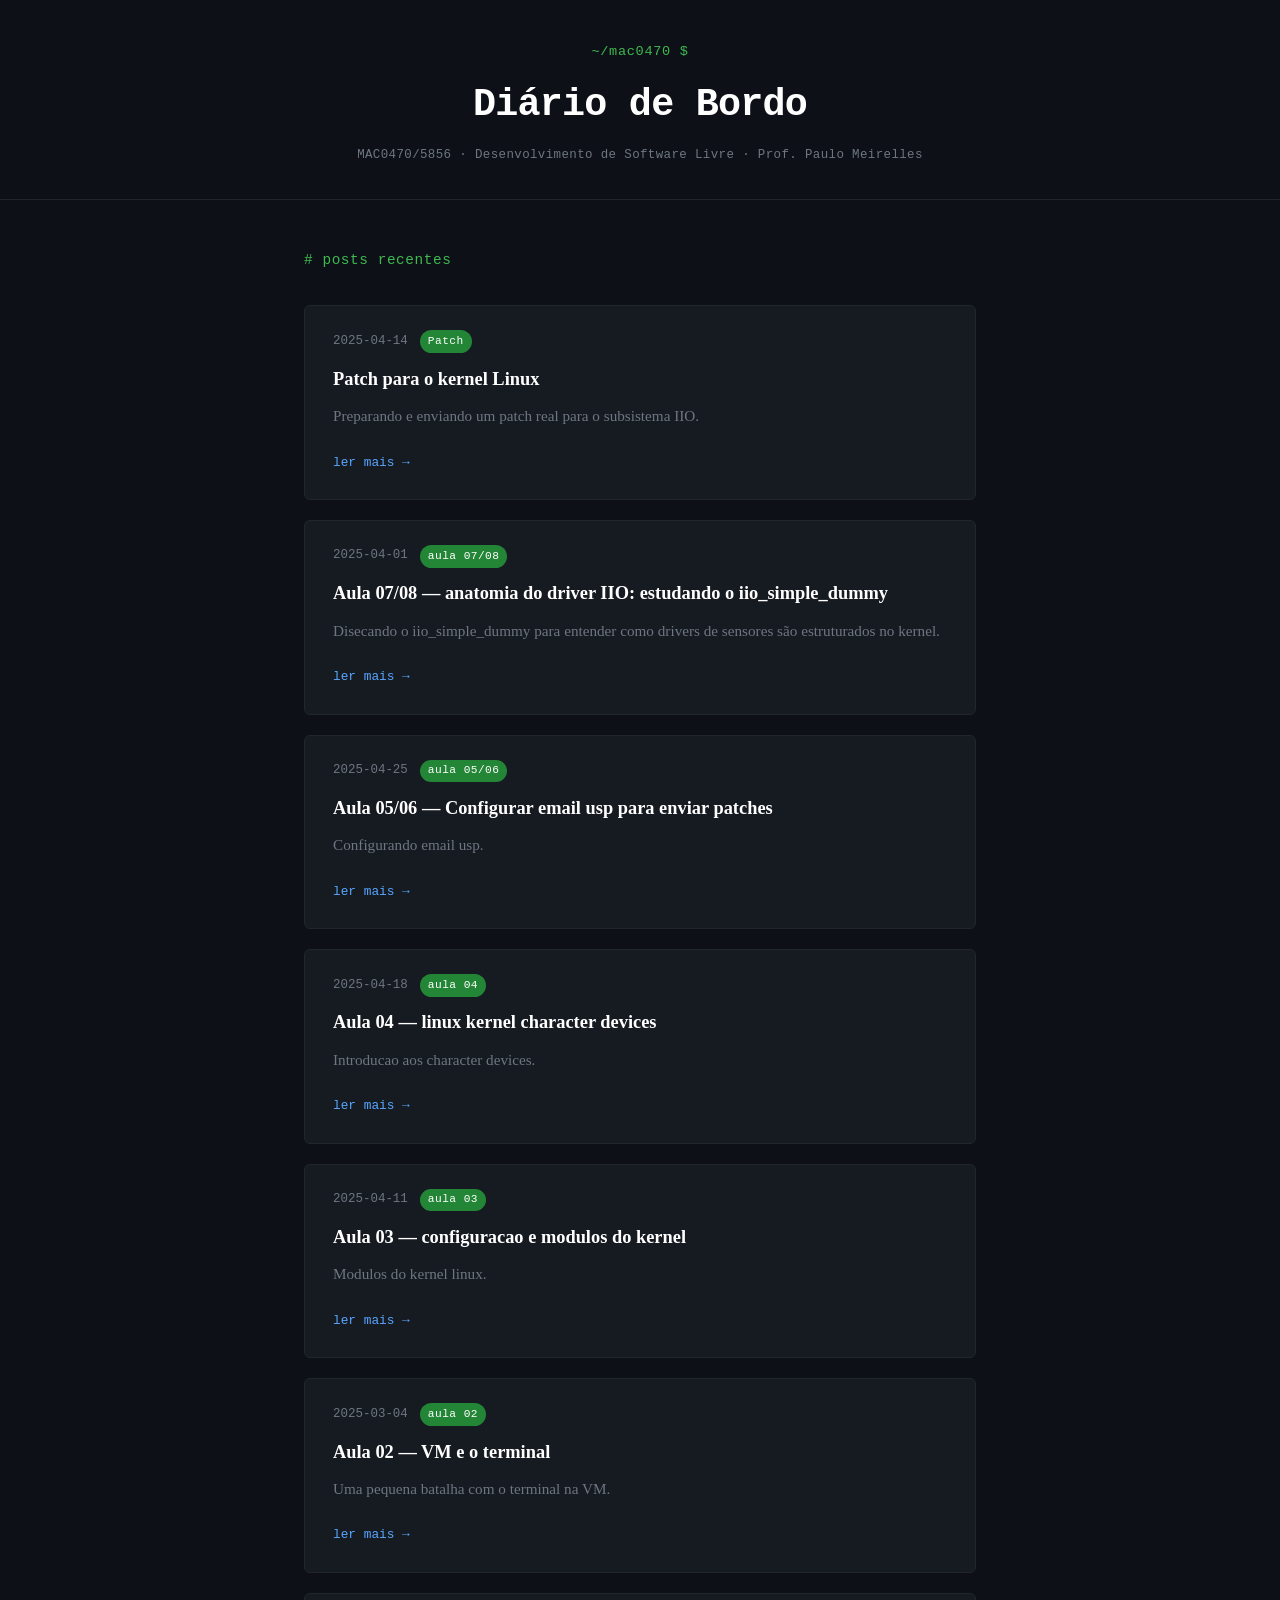
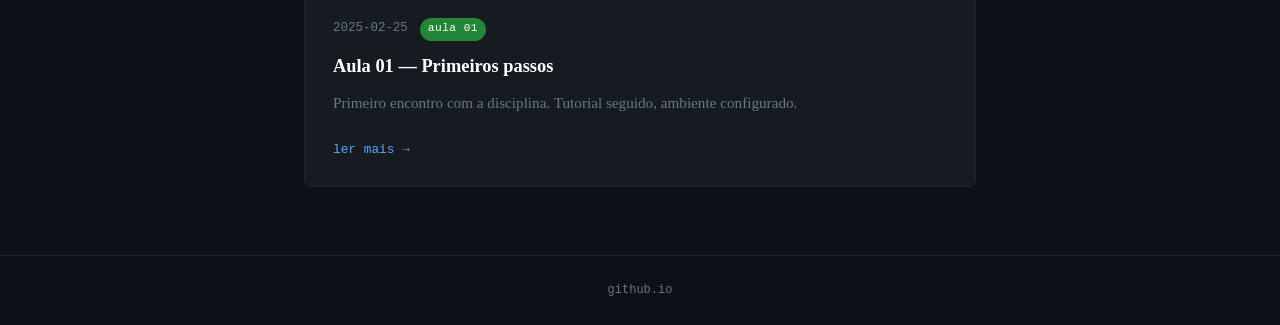
<file: index.html>
<!DOCTYPE html>
<html lang="pt-BR">
<head>
  <meta charset="UTF-8" />
  <meta name="viewport" content="width=device-width, initial-scale=1.0"/>
  <title>Blog — MAC0470/5856</title>
  <link rel="stylesheet" href="style.css" />
</head>
<body>
  <header>
    <div class="header-inner">
      <span class="prompt">~/mac0470 $</span>
      <h1>Diário de Bordo</h1>
      <p class="subtitle">MAC0470/5856 · Desenvolvimento de Software Livre · Prof. Paulo Meirelles</p>
    </div>
  </header>
  <main>
    <section class="posts">
      <h2 class="section-title"># posts recentes</h2>

      <article class="post-card">
        <div class="post-meta">
          <span class="date">2025-04-14</span>
          <span class="tag">Patch</span>
        </div>
        <h3><a href="posts/patch-kernel.html">Patch para o kernel Linux</a></h3>
        <p class="excerpt">Preparando e enviando um patch real para o subsistema IIO.</p>
        <a href="posts/patch-kernel.html" class="read-more">ler mais →</a>
      </article>

      <article class="post-card">
        <div class="post-meta">
          <span class="date">2025-04-01</span>
          <span class="tag">aula 07/08</span>
        </div>
        <h3><a href="posts/aula07-08.html">Aula 07/08 — anatomia do driver IIO: estudando o iio_simple_dummy</a></h3>
        <p class="excerpt">Disecando o iio_simple_dummy para entender como drivers de sensores são estruturados no kernel.</p>
        <a href="posts/aula-07-08.html" class="read-more">ler mais →</a>
      </article>

      <article class="post-card">
        <div class="post-meta">
          <span class="date">2025-04-25</span>
          <span class="tag">aula 05/06</span>
        </div>
        <h3><a href="posts/aula-05-06.html">Aula 05/06 — Configurar email usp para enviar patches</a></h3>
        <p class="excerpt">Configurando email usp.</p>
        <a href="posts/aula-05-06.html" class="read-more">ler mais →</a>
      </article>

      <article class="post-card">
        <div class="post-meta">
          <span class="date">2025-04-18</span>
          <span class="tag">aula 04</span>
        </div>
        <h3><a href="posts/aula-04.html">Aula 04 — linux kernel character devices</a></h3>
        <p class="excerpt">Introducao aos character devices.</p>
        <a href="posts/aula-04.html" class="read-more">ler mais →</a>
      </article>

      <article class="post-card">
        <div class="post-meta">
          <span class="date">2025-04-11</span>
          <span class="tag">aula 03</span>
        </div>
        <h3><a href="posts/aula-03.html">Aula 03 — configuracao e modulos do kernel</a></h3>
        <p class="excerpt">Modulos do kernel linux.</p>
        <a href="posts/aula-03.html" class="read-more">ler mais →</a>
      </article>

      <article class="post-card">
        <div class="post-meta">
          <span class="date">2025-03-04</span>
          <span class="tag">aula 02</span>
        </div>
        <h3><a href="posts/aula-02.html">Aula 02 — VM e o terminal</a></h3>
        <p class="excerpt">Uma pequena batalha com o terminal na VM.</p>
        <a href="posts/aula-02.html" class="read-more">ler mais →</a>
      </article>

      <article class="post-card">
        <div class="post-meta">
          <span class="date">2025-02-25</span>
          <span class="tag">aula 01</span>
        </div>
        <h3><a href="posts/aula-01.html">Aula 01 — Primeiros passos</a></h3>
        <p class="excerpt">Primeiro encontro com a disciplina. Tutorial seguido, ambiente configurado.</p>
        <a href="posts/aula-01.html" class="read-more">ler mais →</a>
      </article>

    </section>
  </main>
  <footer>
    <p><a href="https://github.com" target="_blank">github.io</a></p>
  </footer>
</body>
</html>
</file>
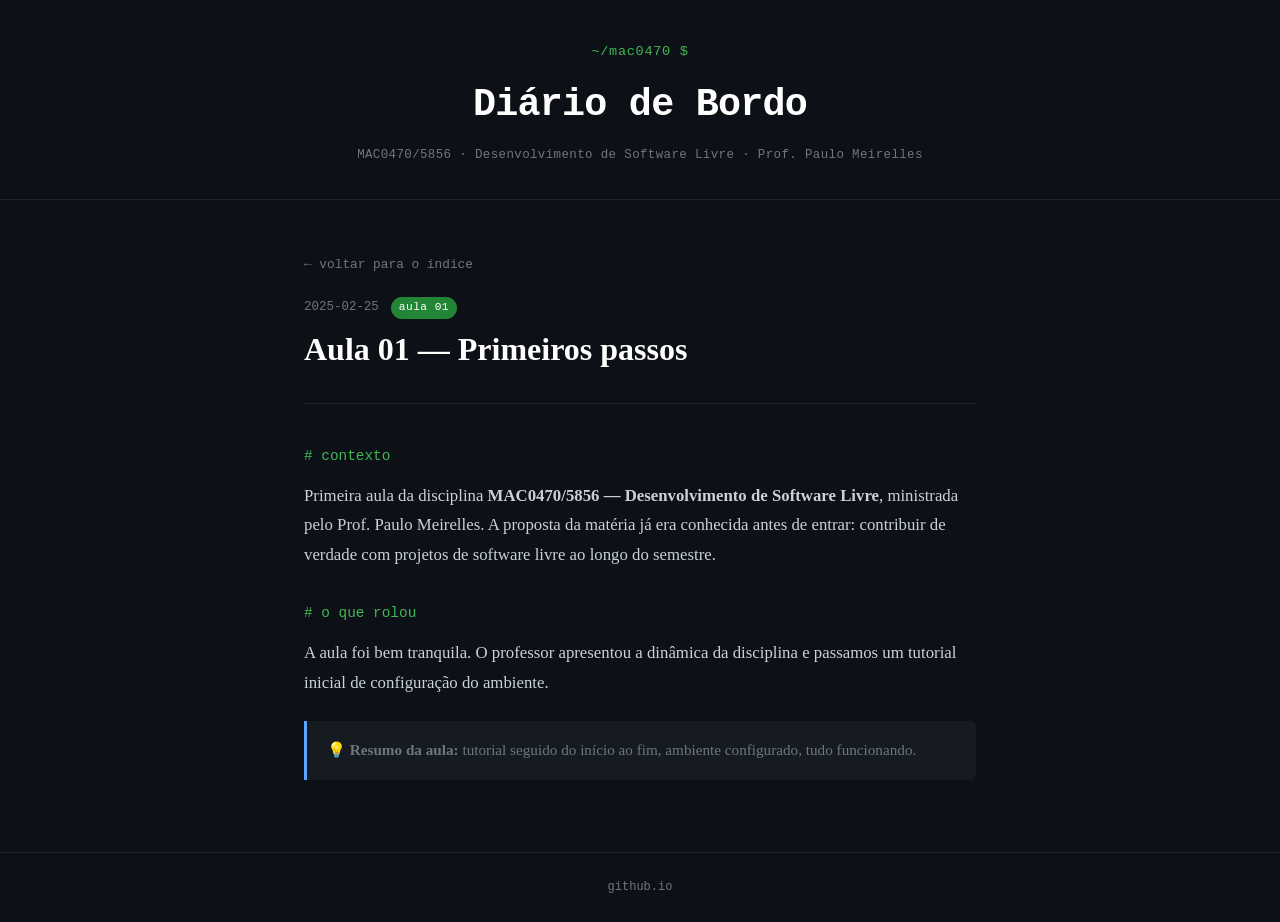
<file: posts/aula-01.html>
<!DOCTYPE html>
<html lang="pt-BR">
<head>
  <meta charset="UTF-8" />
  <meta name="viewport" content="width=device-width, initial-scale=1.0"/>
  <title>Aula 01 — MAC0470/5856</title>
  <link rel="stylesheet" href="../style.css" />
</head>
<body>
  <header>
    <div class="header-inner">
      <span class="prompt">~/mac0470 $</span>
      <h1>Diário de Bordo</h1>
      <p class="subtitle">MAC0470/5856 · Desenvolvimento de Software Livre · Prof. Paulo Meirelles</p>
    </div>
  </header>

  <main>
    <article>
      <div class="post-header">
        <a href="../index.html" class="back-link">← voltar para o índice</a>
        <div class="post-meta">
          <span class="date">2025-02-25</span>
          <span class="tag">aula 01</span>
        </div>
        <h1>Aula 01 — Primeiros passos</h1>
      </div>

      <div class="post-content">

        <h2># contexto</h2>
        <p>
          Primeira aula da disciplina <strong>MAC0470/5856 — Desenvolvimento de Software Livre</strong>,
          ministrada pelo Prof. Paulo Meirelles. A proposta da matéria já era conhecida antes de entrar:
          contribuir de verdade com projetos de software livre ao longo do semestre.
                 </p>

        <h2># o que rolou</h2>
        <p>
          A aula foi bem tranquila. O professor apresentou a dinâmica da disciplina e passamos um tutorial
          inicial de configuração do ambiente.        </p>

        <div class="callout">
          💡 <strong>Resumo da aula:</strong> tutorial seguido do início ao fim, ambiente configurado,
          tudo funcionando.
        </div>

      </div>
    </article>
  </main>

  <footer>
    <p><a href="https://github.com" target="_blank">github.io</a></p>
  </footer>
</body>
</html>
</file>
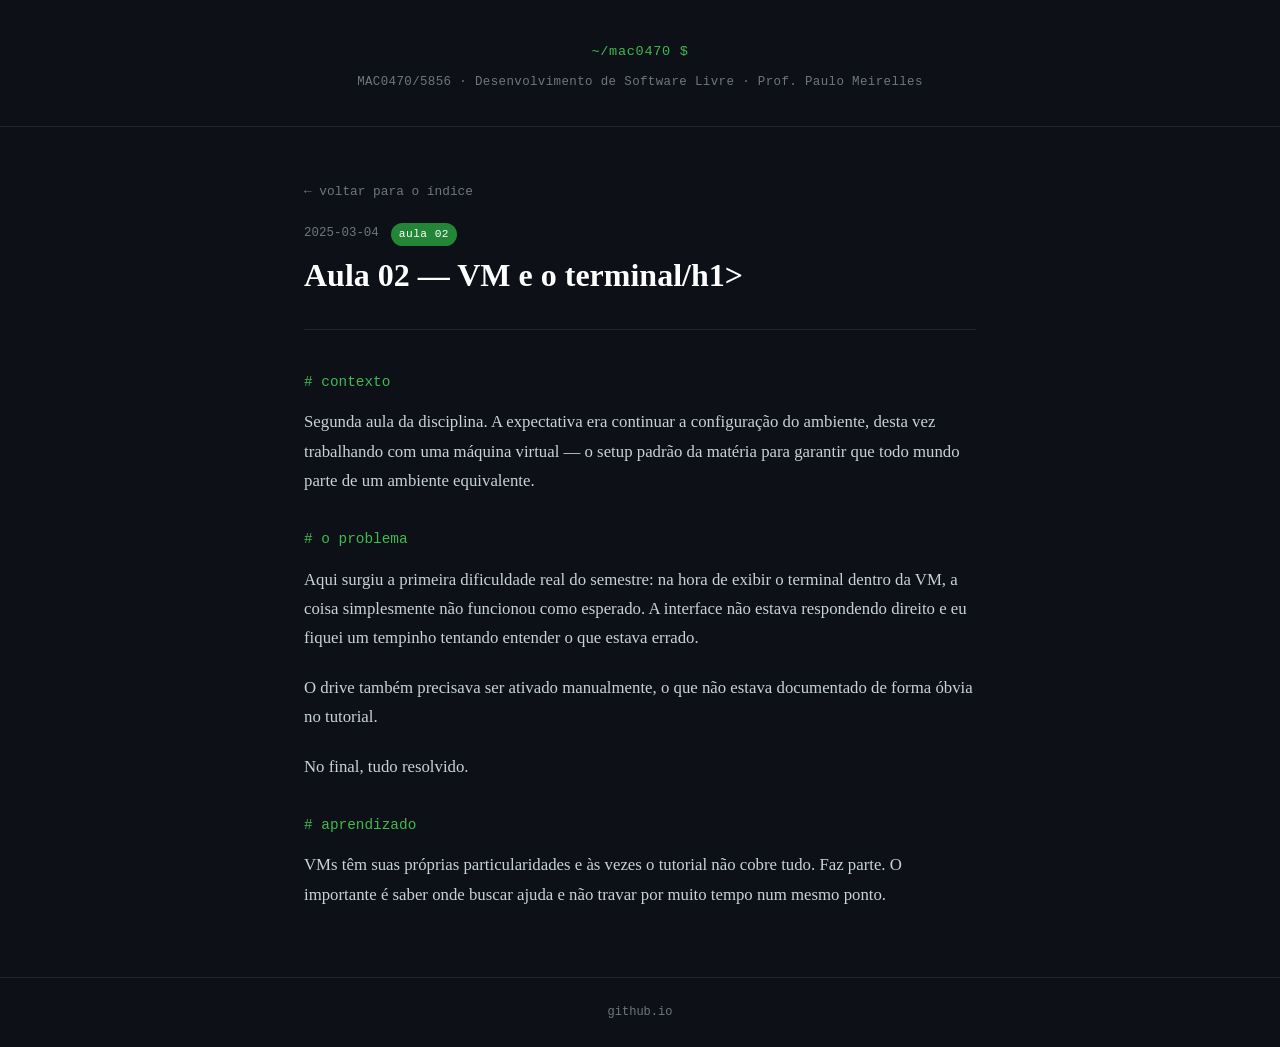
<file: posts/aula-02.html>
<!DOCTYPE html>
<html lang="pt-BR">
<head>
  <meta charset="UTF-8" />
  <meta name="viewport" content="width=device-width, initial-scale=1.0"/>
  <title>Aula 02 — MAC0470/5856</title>
  <link rel="stylesheet" href="../style.css" />
</head>
<body>
  <header>
    <div class="header-inner">
      <span class="prompt">~/mac0470 $</span>
   
      <p class="subtitle">MAC0470/5856 · Desenvolvimento de Software Livre · Prof. Paulo Meirelles</p>
    </div>
  </header>

  <main>
    <article>
      <div class="post-header">
        <a href="../index.html" class="back-link">← voltar para o índice</a>
        <div class="post-meta">
          <span class="date">2025-03-04</span>
          <span class="tag">aula 02</span>
        </div>
        <h1>Aula 02 — VM e o terminal/h1>
      </div>

      <div class="post-content">

        <h2># contexto</h2>
        <p>
          Segunda aula da disciplina. A expectativa era continuar a configuração do ambiente, desta vez
          trabalhando com uma máquina virtual — o setup padrão da matéria para garantir que todo mundo
          parte de um ambiente equivalente.
        </p>

        <h2># o problema</h2>
        <p>
          Aqui surgiu a primeira dificuldade real do semestre: na hora de exibir o terminal dentro da VM,
          a coisa simplesmente não funcionou como esperado. A interface não estava respondendo direito
          e eu fiquei um tempinho tentando entender o que estava errado.
        </p>
        <p>
          O drive também precisava ser ativado manualmente, o que não estava documentado de forma óbvia
          no tutorial.        </p>

             <p>
          No final, tudo resolvido.</em>
        </p>

        <h2># aprendizado</h2>
        <p>
          VMs têm suas próprias particularidades e às vezes o tutorial não cobre tudo. Faz parte.
          O importante é saber onde buscar ajuda e não travar por muito tempo num mesmo ponto.
        </p>

      </div>
    </article>
  </main>

  <footer>
    <p><a href="https://github.com" target="_blank">github.io</a></p>
  </footer>
</body>
</html>
</file>
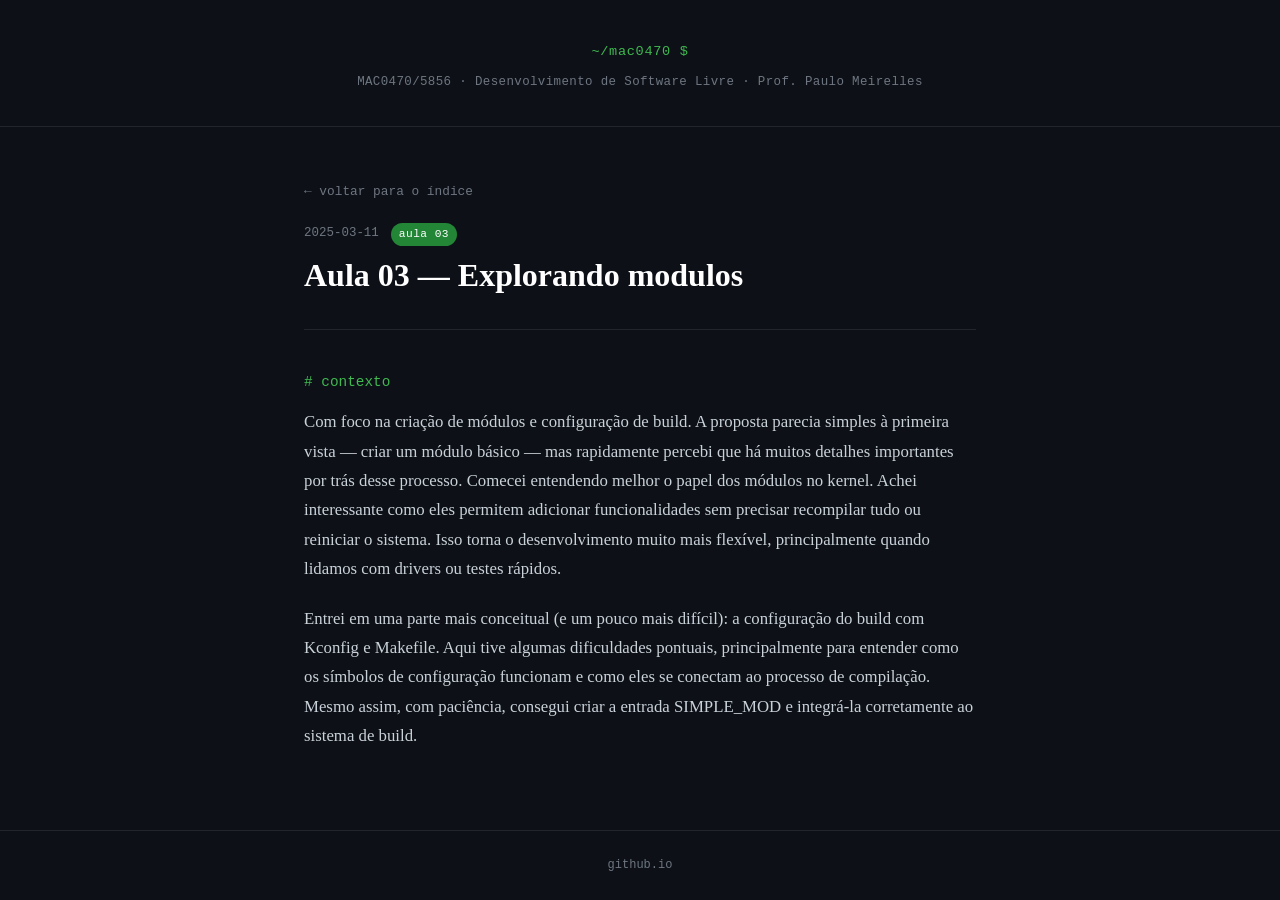
<file: posts/aula-03.html>
<!DOCTYPE html>
<html lang="pt-BR">
<head>
  <meta charset="UTF-8" />
  <meta name="viewport" content="width=device-width, initial-scale=1.0"/>
  <title>Aula 03 — MAC0470/5856</title>
  <link rel="stylesheet" href="../style.css" />
</head>
<body>
  <header>
    <div class="header-inner">
      <span class="prompt">~/mac0470 $</span>
   
      <p class="subtitle">MAC0470/5856 · Desenvolvimento de Software Livre · Prof. Paulo Meirelles</p>
    </div>
  </header>

  <main>
    <article>
      <div class="post-header">
        <a href="../index.html" class="back-link">← voltar para o índice</a>
        <div class="post-meta">
          <span class="date">2025-03-11</span>
          <span class="tag">aula 03</span>
        </div>
        <h1>Aula 03 — Explorando modulos</h1>
      </div>

      <div class="post-content">

        <h2># contexto</h2>
        <p>
            Com foco na criação de módulos e configuração de build. A proposta parecia simples à primeira vista 
            — criar um módulo básico — mas rapidamente percebi que há muitos detalhes importantes por trás desse processo.
            Comecei entendendo melhor o papel dos módulos no kernel. Achei interessante como eles permitem 
            adicionar funcionalidades sem precisar recompilar tudo ou reiniciar o sistema.
             Isso torna o desenvolvimento muito mais flexível, principalmente quando lidamos com drivers ou testes rápidos.
        </p>
        <p>
            Entrei em uma parte mais conceitual (e um pouco mais difícil): a configuração do build com Kconfig e Makefile. 
            Aqui tive algumas dificuldades pontuais, principalmente para entender como os símbolos de configuração funcionam 
            e como eles se conectam ao processo de compilação. 
            Mesmo assim, com paciência, consegui criar a entrada SIMPLE_MOD e integrá-la corretamente ao sistema de build.
        </p>

      </div>
    </article>
  </main>

  <footer>
    <p><a href="https://github.com" target="_blank">github.io</a></p>
  </footer>
</body>
</html>
</file>
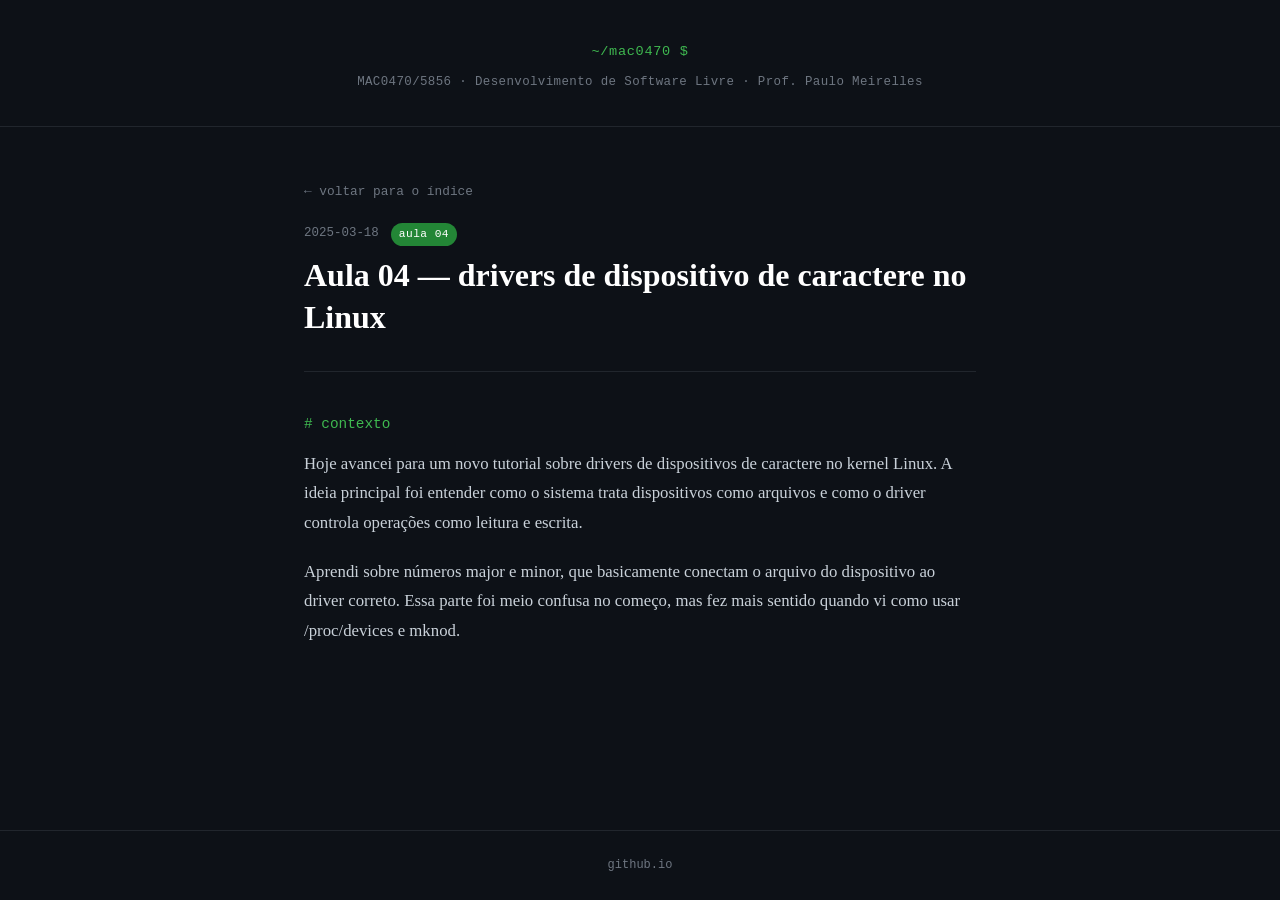
<file: posts/aula-04.html>
<!DOCTYPE html>
<html lang="pt-BR">
<head>
  <meta charset="UTF-8" />
  <meta name="viewport" content="width=device-width, initial-scale=1.0"/>
  <title>Aula 04 — MAC0470/5856</title>
  <link rel="stylesheet" href="../style.css" />
</head>
<body>
  <header>
    <div class="header-inner">
      <span class="prompt">~/mac0470 $</span>
   
      <p class="subtitle">MAC0470/5856 · Desenvolvimento de Software Livre · Prof. Paulo Meirelles</p>
    </div>
  </header>

  <main>
    <article>
      <div class="post-header">
        <a href="../index.html" class="back-link">← voltar para o índice</a>
        <div class="post-meta">
          <span class="date">2025-03-18</span>
          <span class="tag">aula 04</span>
        </div>
        <h1>Aula 04 — drivers de dispositivo de caractere no Linux</h1>
      </div>

      <div class="post-content">

        <h2># contexto</h2>
        <p>
            Hoje avancei para um novo tutorial sobre drivers de dispositivos de caractere no kernel Linux. A ideia principal foi entender como o sistema trata dispositivos como arquivos e como o driver controla operações como leitura e escrita.
        </p>
        <p>
            Aprendi sobre números major e minor, que basicamente conectam o arquivo do dispositivo ao driver correto. Essa parte foi meio confusa no começo, mas fez mais sentido quando vi como usar /proc/devices e mknod.
        </p>
      </div>
    </article>
  </main>

  <footer>
    <p><a href="https://github.com" target="_blank">github.io</a></p>
  </footer>
</body>
</html>
</file>
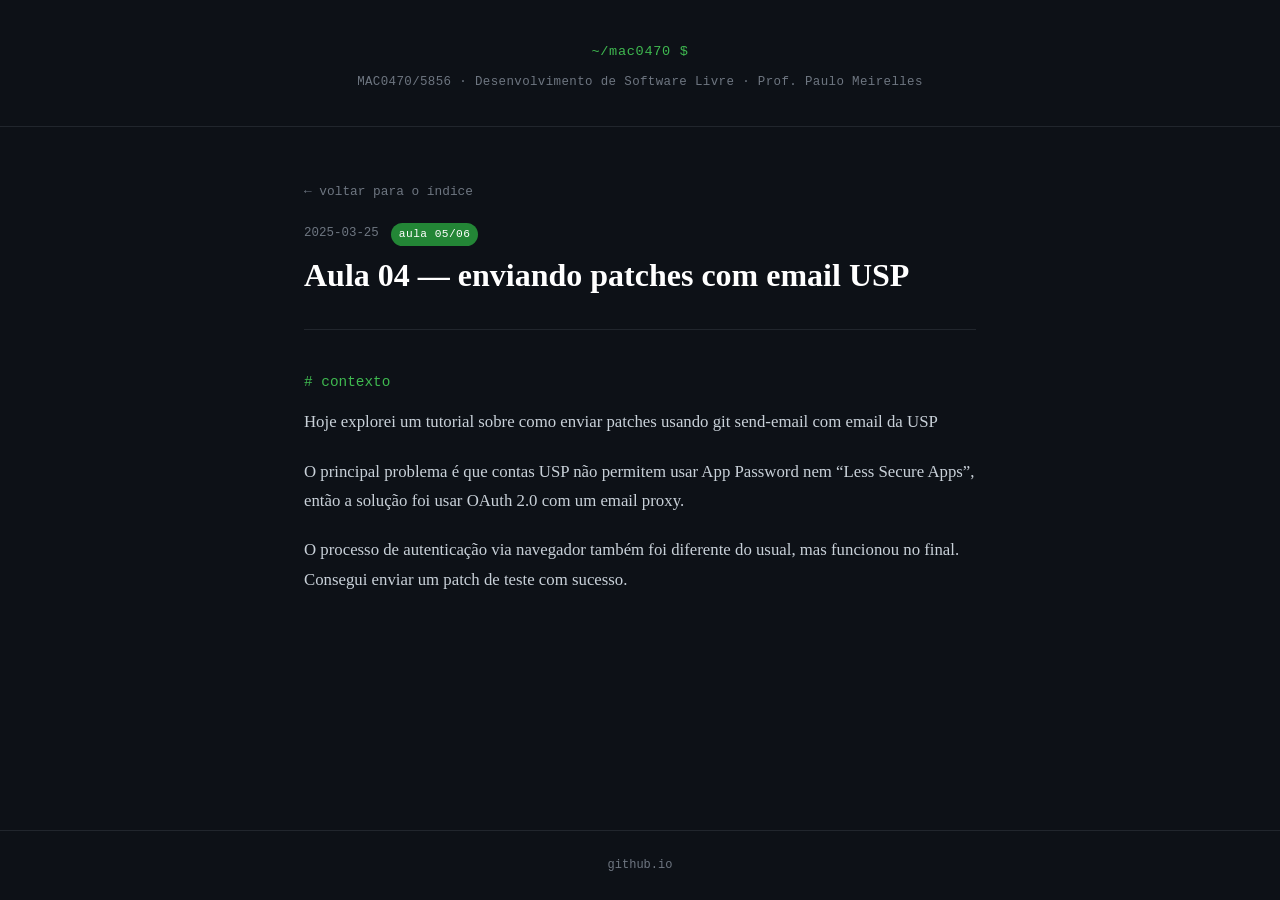
<file: posts/aula-05-06.html>
<!DOCTYPE html>
<html lang="pt-BR">
<head>
  <meta charset="UTF-8" />
  <meta name="viewport" content="width=device-width, initial-scale=1.0"/>
  <title>Aula 05/06 — MAC0470/5856</title>
  <link rel="stylesheet" href="../style.css" />
</head>
<body>
  <header>
    <div class="header-inner">
      <span class="prompt">~/mac0470 $</span>
   
      <p class="subtitle">MAC0470/5856 · Desenvolvimento de Software Livre · Prof. Paulo Meirelles</p>
    </div>
  </header>

  <main>
    <article>
      <div class="post-header">
        <a href="../index.html" class="back-link">← voltar para o índice</a>
        <div class="post-meta">
          <span class="date">2025-03-25</span>
          <span class="tag">aula 05/06</span>
        </div>
        <h1>Aula 04 — enviando patches com email USP</h1>
      </div>

      <div class="post-content">

        <h2># contexto</h2>
        <p>
            Hoje explorei um tutorial sobre como enviar patches usando git send-email com email da USP
        </p>
        <p>
            O principal problema é que contas USP não permitem usar App Password nem “Less Secure Apps”, então a solução foi usar OAuth 2.0 com um email proxy.
        </p>
        <p>
            O processo de autenticação via navegador também foi diferente do usual, mas funcionou no final. Consegui enviar um patch de teste com sucesso.
        </p>
    </article>
  </main>

  <footer>
    <p><a href="https://github.com" target="_blank">github.io</a></p>
  </footer>
</body>
</html>
</file>
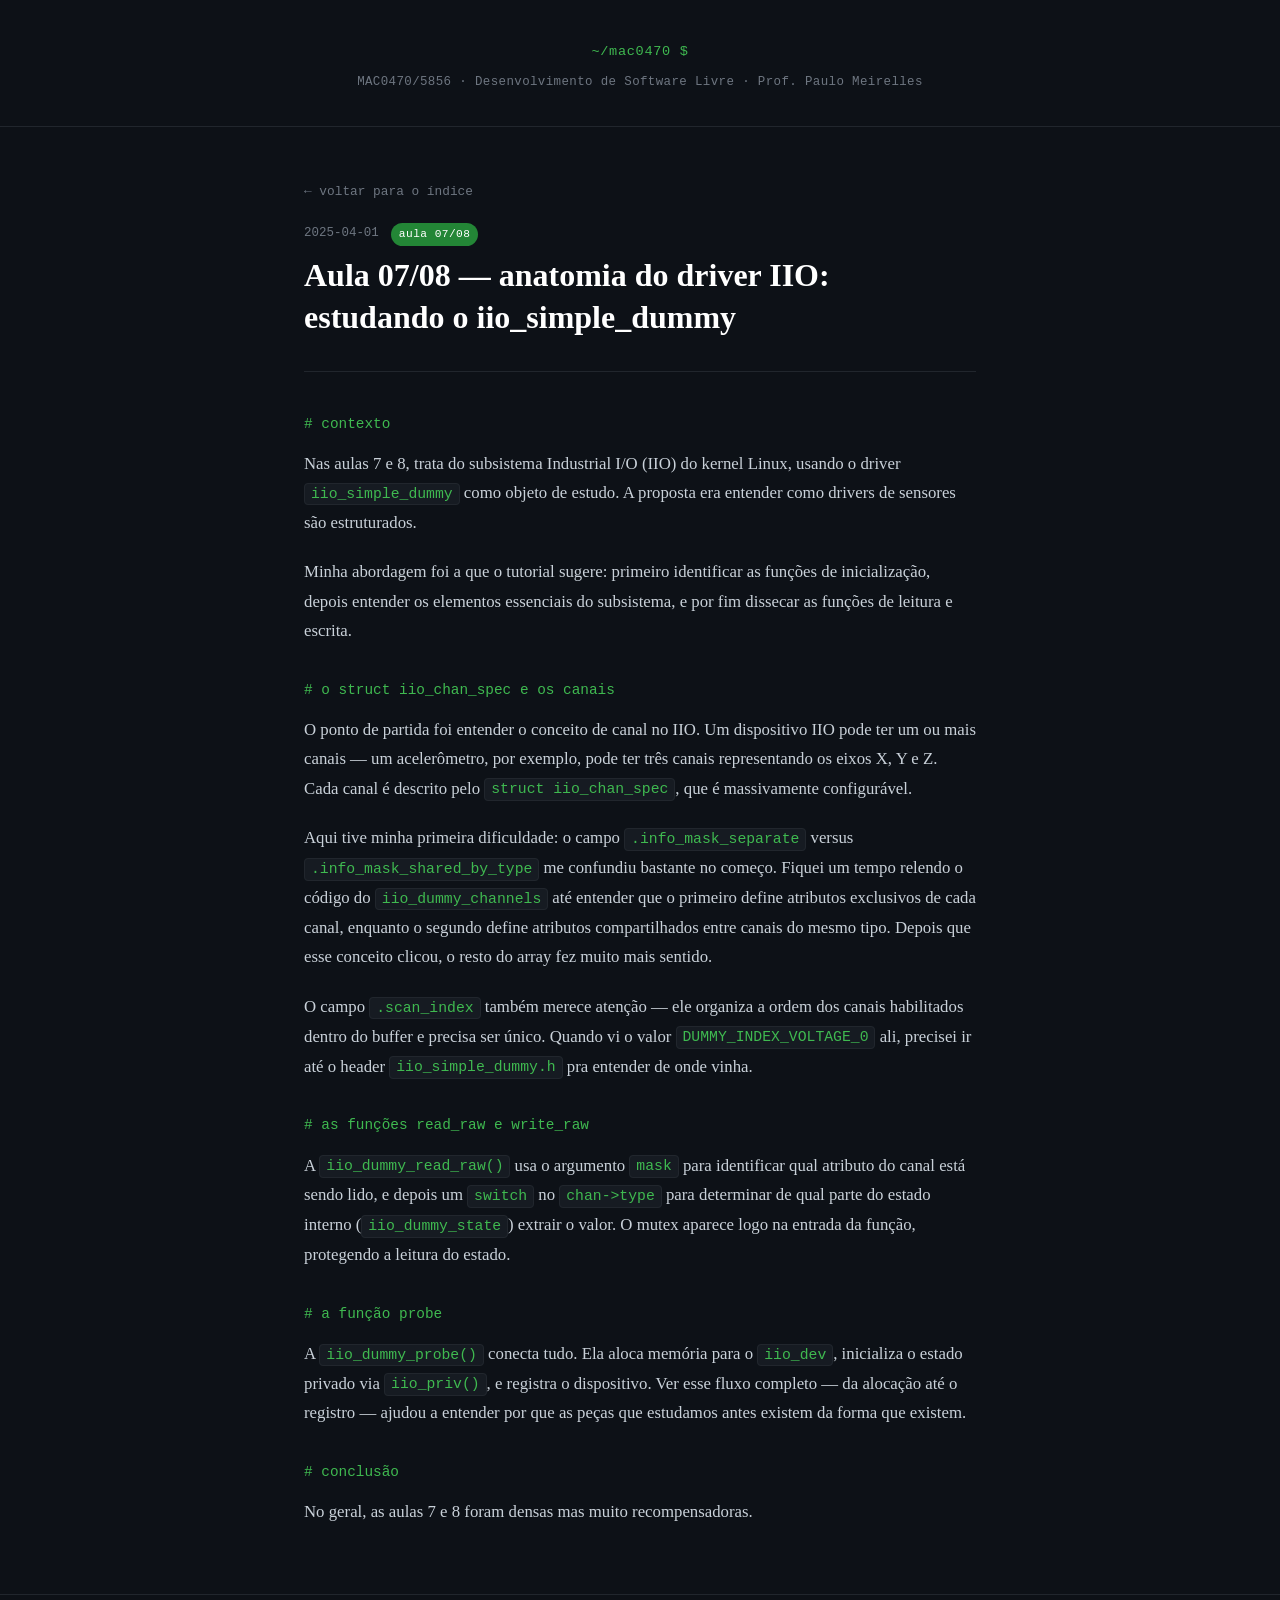
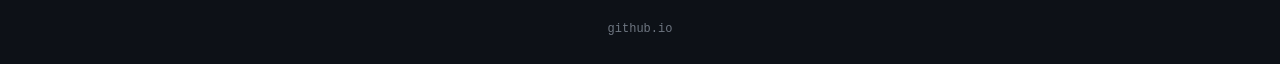
<file: posts/aula07-08.html>
<!DOCTYPE html>
<html lang="pt-BR">
<head>
  <meta charset="UTF-8" />
  <meta name="viewport" content="width=device-width, initial-scale=1.0"/>
  <title>Aula 07/08 — MAC0470/5856</title>
  <link rel="stylesheet" href="../style.css" />
</head>
<body>
  <header>
    <div class="header-inner">
      <span class="prompt">~/mac0470 $</span>
      <p class="subtitle">MAC0470/5856 · Desenvolvimento de Software Livre · Prof. Paulo Meirelles</p>
    </div>
  </header>
  <main>
    <article>
      <div class="post-header">
        <a href="../index.html" class="back-link">← voltar para o índice</a>
        <div class="post-meta">
          <span class="date">2025-04-01</span>
          <span class="tag">aula 07/08</span>
        </div>
        <h1>Aula 07/08 — anatomia do driver IIO: estudando o iio_simple_dummy</h1>
      </div>
      <div class="post-content">
        <h2># contexto</h2>
        <p>
          Nas aulas 7 e 8, trata do subsistema Industrial I/O (IIO) do kernel Linux, usando o driver
          <code>iio_simple_dummy</code> como objeto de estudo. A proposta era entender como drivers de sensores
          são estruturados.
        </p>
        <p>
          Minha abordagem foi a que o tutorial sugere: primeiro identificar as funções de inicialização,
          depois entender os elementos essenciais do subsistema, e por fim dissecar as funções de leitura
          e escrita.
        </p>

        <h2># o struct iio_chan_spec e os canais</h2>
        <p>
          O ponto de partida foi entender o conceito de canal no IIO. Um dispositivo IIO pode ter um ou
          mais canais — um acelerômetro, por exemplo, pode ter três canais representando os eixos X, Y e Z.
          Cada canal é descrito pelo <code>struct iio_chan_spec</code>, que é massivamente configurável.
        </p>
        <p>
          Aqui tive minha primeira dificuldade: o campo <code>.info_mask_separate</code> versus
          <code>.info_mask_shared_by_type</code> me confundiu bastante no começo. Fiquei um tempo
          relendo o código do <code>iio_dummy_channels</code> até entender que o primeiro define atributos
          exclusivos de cada canal, enquanto o segundo define atributos compartilhados entre canais do
          mesmo tipo. Depois que esse conceito clicou, o resto do array fez muito mais sentido.
        </p>
        <p>
          O campo <code>.scan_index</code> também merece atenção — ele organiza a ordem dos canais
          habilitados dentro do buffer e precisa ser único. Quando vi o valor
          <code>DUMMY_INDEX_VOLTAGE_0</code> ali, precisei ir até o header <code>iio_simple_dummy.h</code>
          pra entender de onde vinha.
        </p>

        <h2># as funções read_raw e write_raw</h2>
        <p>
          A <code>iio_dummy_read_raw()</code> usa o argumento <code>mask</code> para identificar qual
          atributo do canal está sendo lido, e depois um <code>switch</code> no <code>chan->type</code>
          para determinar de qual parte do estado interno (<code>iio_dummy_state</code>) extrair o valor.
          O mutex aparece logo na entrada da função, protegendo a leitura do estado.
        </p>
        <h2># a função probe</h2>
        <p>
          A <code>iio_dummy_probe()</code> conecta tudo. Ela aloca memória para o <code>iio_dev</code>,
          inicializa o estado privado via <code>iio_priv()</code>, e registra o dispositivo. Ver esse
          fluxo completo — da alocação até o registro — ajudou a entender por que as peças que estudamos
          antes existem da forma que existem.
        </p>

        <h2># conclusão</h2>
        <p>
          No geral, as aulas 7 e 8 foram densas mas muito recompensadoras.
        </p>
      </div>
    </article>
  </main>
  <footer>
    <p><a href="https://github.com" target="_blank">github.io</a></p>
  </footer>
</body>
</html>
</file>
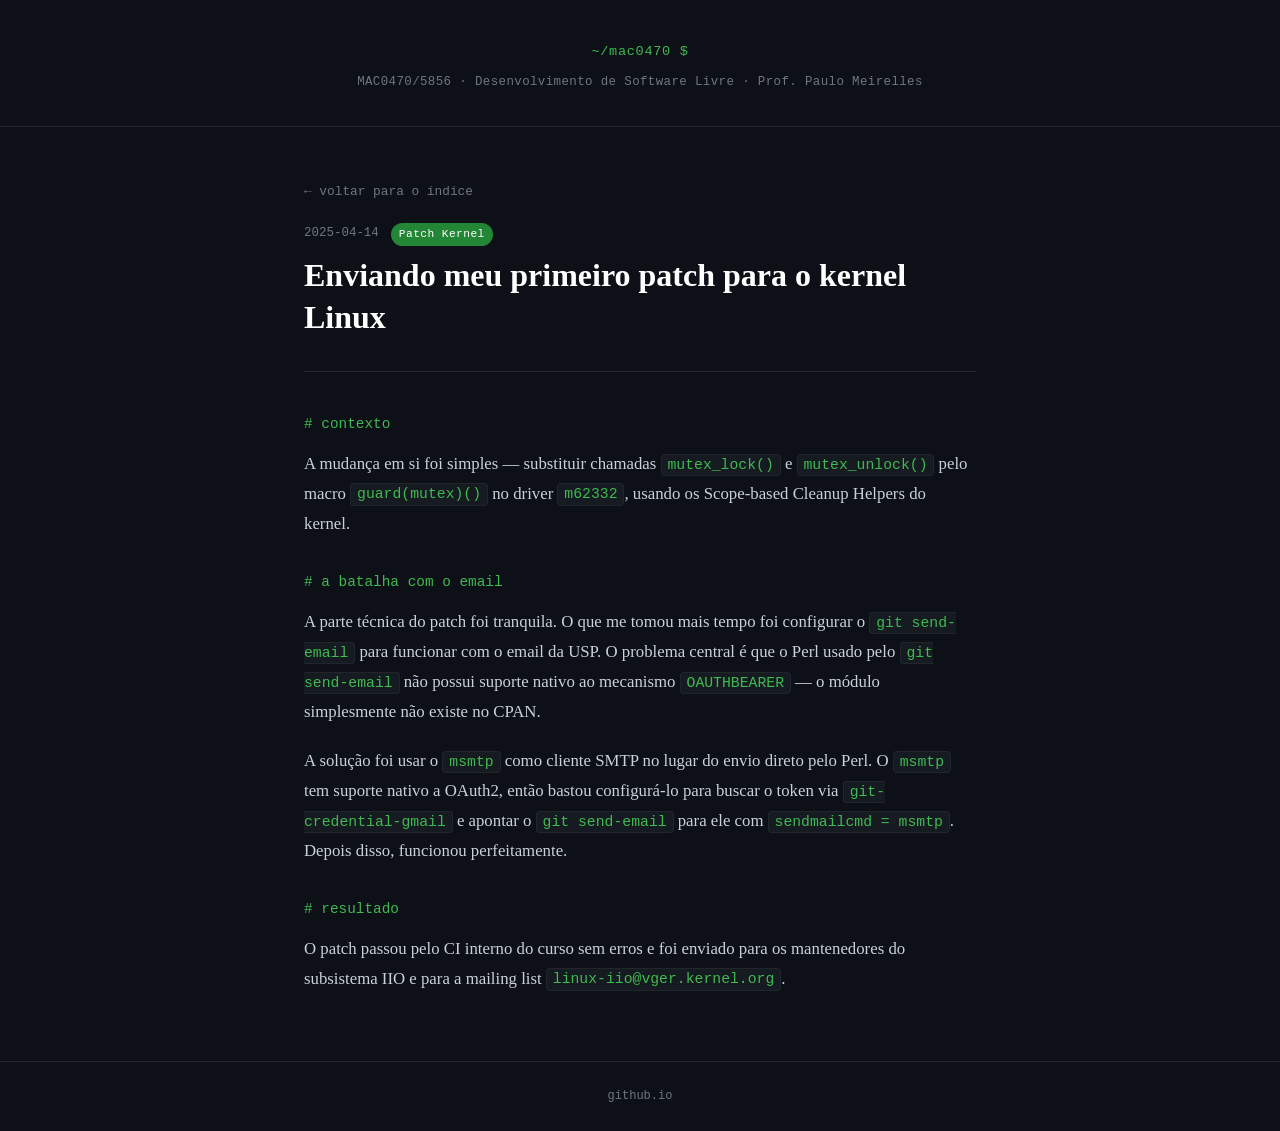
<file: posts/patch-kernel.html>
<!DOCTYPE html>
<html lang="pt-BR">
<head>
  <meta charset="UTF-8" />
  <meta name="viewport" content="width=device-width, initial-scale=1.0"/>
  <title>Patch Kernel — MAC0470/5856</title>
  <link rel="stylesheet" href="../style.css" />
</head>
<body>
  <header>
    <div class="header-inner">
      <span class="prompt">~/mac0470 $</span>
      <p class="subtitle">MAC0470/5856 · Desenvolvimento de Software Livre · Prof. Paulo Meirelles</p>
    </div>
  </header>
  <main>
    <article>
      <div class="post-header">
        <a href="../index.html" class="back-link">← voltar para o índice</a>
        <div class="post-meta">
          <span class="date">2025-04-14</span>
          <span class="tag">Patch Kernel</span>
        </div>
        <h1>Enviando meu primeiro patch para o kernel Linux</h1>
      </div>
      <div class="post-content">
        <h2># contexto</h2>
        <p>
          A mudança em si foi simples — substituir chamadas
          <code>mutex_lock()</code> e <code>mutex_unlock()</code> pelo macro <code>guard(mutex)()</code>
          no driver <code>m62332</code>, usando os Scope-based Cleanup Helpers do kernel.
        </p>

        <h2># a batalha com o email</h2>
        <p>
          A parte técnica do patch foi tranquila. O que me tomou mais tempo foi configurar o
          <code>git send-email</code> para funcionar com o email da USP. O problema central é que
          o Perl usado pelo <code>git send-email</code> não possui suporte nativo ao mecanismo
          <code>OAUTHBEARER</code> — o módulo simplesmente não existe no CPAN.
        </p>
        <p>
          A solução foi usar o <code>msmtp</code> como cliente SMTP no lugar do envio direto pelo
          Perl. O <code>msmtp</code> tem suporte nativo a OAuth2, então bastou configurá-lo para
          buscar o token via <code>git-credential-gmail</code> e apontar o
          <code>git send-email</code> para ele com <code>sendmailcmd = msmtp</code>. Depois disso,
          funcionou perfeitamente.
        </p>

        <h2># resultado</h2>
        <p>
          O patch passou pelo CI interno do curso sem erros e foi enviado para os mantenedores do
          subsistema IIO e para a mailing list <code>linux-iio@vger.kernel.org</code>.
        </p>
      </div>
    </article>
  </main>
  <footer>
    <p><a href="https://github.com" target="_blank">github.io</a></p>
  </footer>
</body>
</html>
</file>
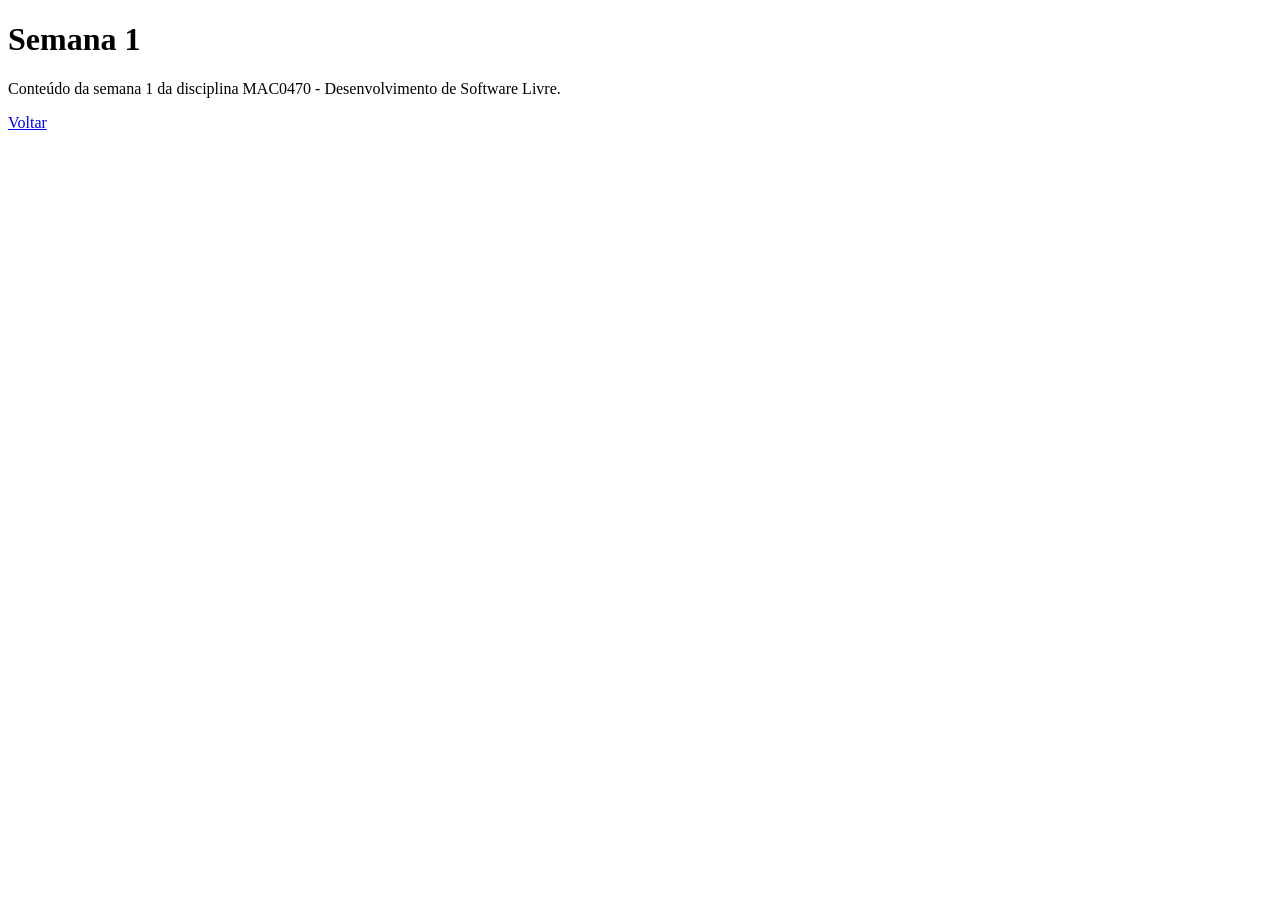
<file: MAC0102-Caminhos-no-BCC/MAC0470/semana1.html>
<!DOCTYPE html>

<html>

<head>

<title>Semana 1</title>

</head>

<body>

<h1>Semana 1</h1>

<p>
Conteúdo da semana 1 da disciplina
MAC0470 - Desenvolvimento de Software Livre.
</p>

<a href="../../index.html">Voltar</a>

</body>

</html>
</file>
<file: style.css>
/* ===== RESET & BASE ===== */
*, *::before, *::after {
  box-sizing: border-box;
  margin: 0;
  padding: 0;
}

:root {
  --bg:        #0d1117;
  --surface:   #161b22;
  --border:    #21262d;
  --green:     #3fb950;
  --green-dim: #238636;
  --text:      #c9d1d9;
  --muted:     #6e7681;
  --accent:    #58a6ff;
  --radius:    6px;
  --font-mono: 'JetBrains Mono', 'Fira Code', 'Courier New', monospace;
  --font-body: 'Georgia', 'Times New Roman', serif;
}

html { scroll-behavior: smooth; }

body {
  background-color: var(--bg);
  color: var(--text);
  font-family: var(--font-body);
  font-size: 1.05rem;
  line-height: 1.75;
  min-height: 100vh;
  display: flex;
  flex-direction: column;
}

a {
  color: var(--accent);
  text-decoration: none;
}
a:hover { text-decoration: underline; }

/* ===== HEADER ===== */
header {
  border-bottom: 1px solid var(--border);
  padding: 2.5rem 1.5rem 2rem;
  text-align: center;
}

.header-inner {
  max-width: 720px;
  margin: 0 auto;
}

.prompt {
  font-family: var(--font-mono);
  color: var(--green);
  font-size: 0.85rem;
  display: block;
  margin-bottom: 0.5rem;
  letter-spacing: 0.05em;
}

header h1 {
  font-family: var(--font-mono);
  font-size: clamp(1.6rem, 4vw, 2.4rem);
  font-weight: 700;
  color: #fff;
  letter-spacing: -0.02em;
  margin-bottom: 0.4rem;
}

.subtitle {
  font-family: var(--font-mono);
  font-size: 0.78rem;
  color: var(--muted);
  letter-spacing: 0.03em;
}

/* ===== MAIN ===== */
main {
  flex: 1;
  max-width: 720px;
  margin: 0 auto;
  padding: 3rem 1.5rem;
  width: 100%;
}

.section-title {
  font-family: var(--font-mono);
  color: var(--green);
  font-size: 0.9rem;
  font-weight: 400;
  letter-spacing: 0.04em;
  margin-bottom: 2rem;
}

/* ===== POST CARD ===== */
.post-card {
  background: var(--surface);
  border: 1px solid var(--border);
  border-radius: var(--radius);
  padding: 1.5rem 1.75rem;
  margin-bottom: 1.25rem;
  transition: border-color 0.2s, transform 0.15s;
}

.post-card:hover {
  border-color: var(--accent);
  transform: translateY(-2px);
}

.post-meta {
  display: flex;
  align-items: center;
  gap: 0.75rem;
  margin-bottom: 0.6rem;
}

.date {
  font-family: var(--font-mono);
  font-size: 0.78rem;
  color: var(--muted);
}

.tag {
  font-family: var(--font-mono);
  font-size: 0.7rem;
  background: var(--green-dim);
  color: #fff;
  padding: 0.1rem 0.5rem;
  border-radius: 20px;
  letter-spacing: 0.04em;
}

.post-card h3 {
  font-size: 1.15rem;
  font-weight: 700;
  margin-bottom: 0.5rem;
  color: #fff;
}

.post-card h3 a { color: inherit; }
.post-card h3 a:hover { color: var(--accent); text-decoration: none; }

.excerpt {
  color: var(--muted);
  font-size: 0.95rem;
  margin-bottom: 1rem;
}

.read-more {
  font-family: var(--font-mono);
  font-size: 0.8rem;
  color: var(--accent);
}

/* ===== POST PAGE ===== */
.post-header {
  margin-bottom: 2.5rem;
  padding-bottom: 1.5rem;
  border-bottom: 1px solid var(--border);
}

.back-link {
  font-family: var(--font-mono);
  font-size: 0.8rem;
  color: var(--muted);
  display: inline-block;
  margin-bottom: 1.25rem;
}
.back-link:hover { color: var(--accent); text-decoration: none; }

.post-header h1 {
  font-size: clamp(1.4rem, 4vw, 2rem);
  color: #fff;
  margin-bottom: 0.5rem;
  line-height: 1.3;
}

.post-content {
  color: var(--text);
}

.post-content h2 {
  font-family: var(--font-mono);
  color: var(--green);
  font-size: 0.9rem;
  font-weight: 400;
  margin: 2rem 0 0.75rem;
}

.post-content p {
  margin-bottom: 1.25rem;
}

.post-content code {
  font-family: var(--font-mono);
  background: var(--surface);
  border: 1px solid var(--border);
  padding: 0.15em 0.4em;
  border-radius: 4px;
  font-size: 0.88em;
  color: var(--green);
}

.post-content .callout {
  background: var(--surface);
  border-left: 3px solid var(--accent);
  padding: 1rem 1.25rem;
  border-radius: 0 var(--radius) var(--radius) 0;
  margin: 1.5rem 0;
  font-size: 0.95rem;
  color: var(--muted);
}

/* ===== FOOTER ===== */
footer {
  border-top: 1px solid var(--border);
  text-align: center;
  padding: 1.5rem;
  font-family: var(--font-mono);
  font-size: 0.75rem;
  color: var(--muted);
}

footer a { color: var(--muted); }
footer a:hover { color: var(--accent); }

/* ===== RESPONSIVE ===== */
@media (max-width: 480px) {
  .post-card { padding: 1.1rem 1.25rem; }
}
</file>
